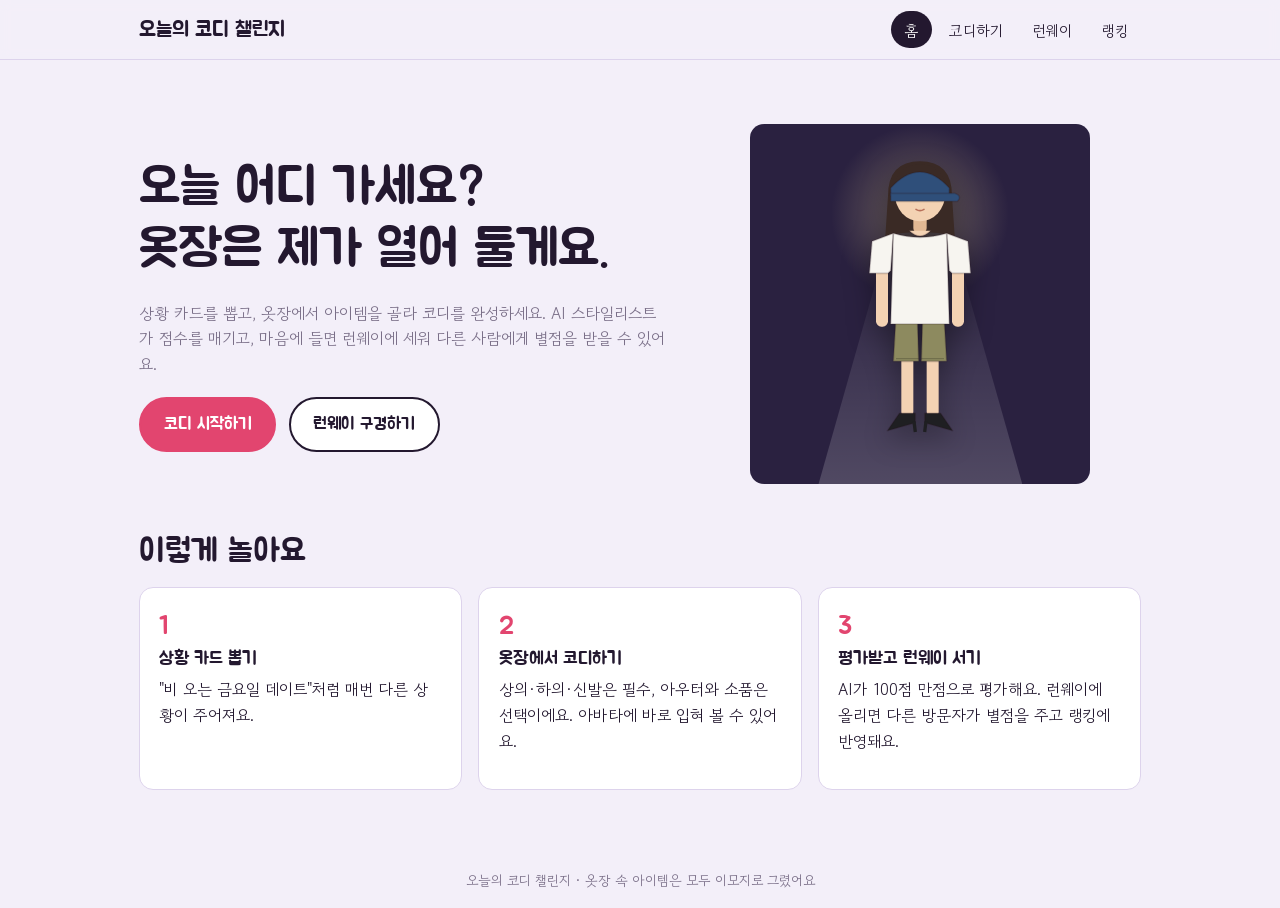
<file: index.html>
<!DOCTYPE html>
<html lang="ko">
<head>
  <meta charset="UTF-8">
  <meta name="viewport" content="width=device-width, initial-scale=1">
  <title>홈 · 오늘의 코디 챌린지</title>
  <meta name="description" content="상황에 맞는 코디를 완성하고 AI 스타일리스트의 평가를 받아 런웨이에 서는 패션 게임">
  <link rel="stylesheet" href="css/style.css">
</head>
<body>
  <header class="nav">
    <div class="nav__inner">
      <a class="nav__brand" href="index.html">오늘의 코디 챌린지</a>
      <nav><ul class="nav__links">
        <li><a href="index.html" aria-current="page">홈</a></li>
        <li><a href="game.html">코디하기</a></li>
        <li><a href="runway.html">런웨이</a></li>
        <li><a href="ranking.html">랭킹</a></li>
      </ul></nav>
    </div>
  </header>
  <main class="wrap">
    <section class="hero">
      <div>
        <h1>오늘 어디 가세요?<br>옷장은 제가 열어 둘게요.</h1>
        <p class="lead">상황 카드를 뽑고, 옷장에서 아이템을 골라 코디를 완성하세요. AI 스타일리스트가 점수를 매기고, 마음에 들면 런웨이에 세워 다른 사람에게 별점을 받을 수 있어요.</p>
        <div class="hero__actions">
          <a class="btn btn--primary" href="game.html">코디 시작하기</a>
          <a class="btn" href="runway.html">런웨이 구경하기</a>
        </div>
      </div>
      <div class="hero__stage">
        <div class="runway-floor" style="width:100%;max-width:340px" id="hero-stage"></div>
      </div>
    </section>

    <section>
      <h2>이렇게 놀아요</h2>
      <div class="steps">
        <div class="panel"><span>1</span><h3>상황 카드 뽑기</h3><p>"비 오는 금요일 데이트"처럼 매번 다른 상황이 주어져요.</p></div>
        <div class="panel"><span>2</span><h3>옷장에서 코디하기</h3><p>상의·하의·신발은 필수, 아우터와 소품은 선택이에요. 아바타에 바로 입혀 볼 수 있어요.</p></div>
        <div class="panel"><span>3</span><h3>평가받고 런웨이 서기</h3><p>AI가 100점 만점으로 평가해요. 런웨이에 올리면 다른 방문자가 별점을 주고 랭킹에 반영돼요.</p></div>
      </div>
    </section>
  </main>
  <footer class="footer">오늘의 코디 챌린지 · 옷장 속 아이템은 모두 이모지로 그렸어요</footer>
  <script src="js/data.js"></script>
  <script>
    // 홈 화면 마네킹: 매번 랜덤 코디를 입혀서 보여줍니다.
    const r = (arr) => arr[Math.floor(Math.random() * arr.length)];
    document.getElementById('hero-stage').innerHTML = renderAvatar({
      top: r(CLOSET.top.items), bottom: r(CLOSET.bottom.items), shoes: r(CLOSET.shoes.items),
      outer: Math.random() > .5 ? r(CLOSET.outer.items) : null, acc: r(CLOSET.acc.items), gender: Math.random() > .5 ? 'm' : 'f',
    });
  </script>
</body>
</html>
</file>
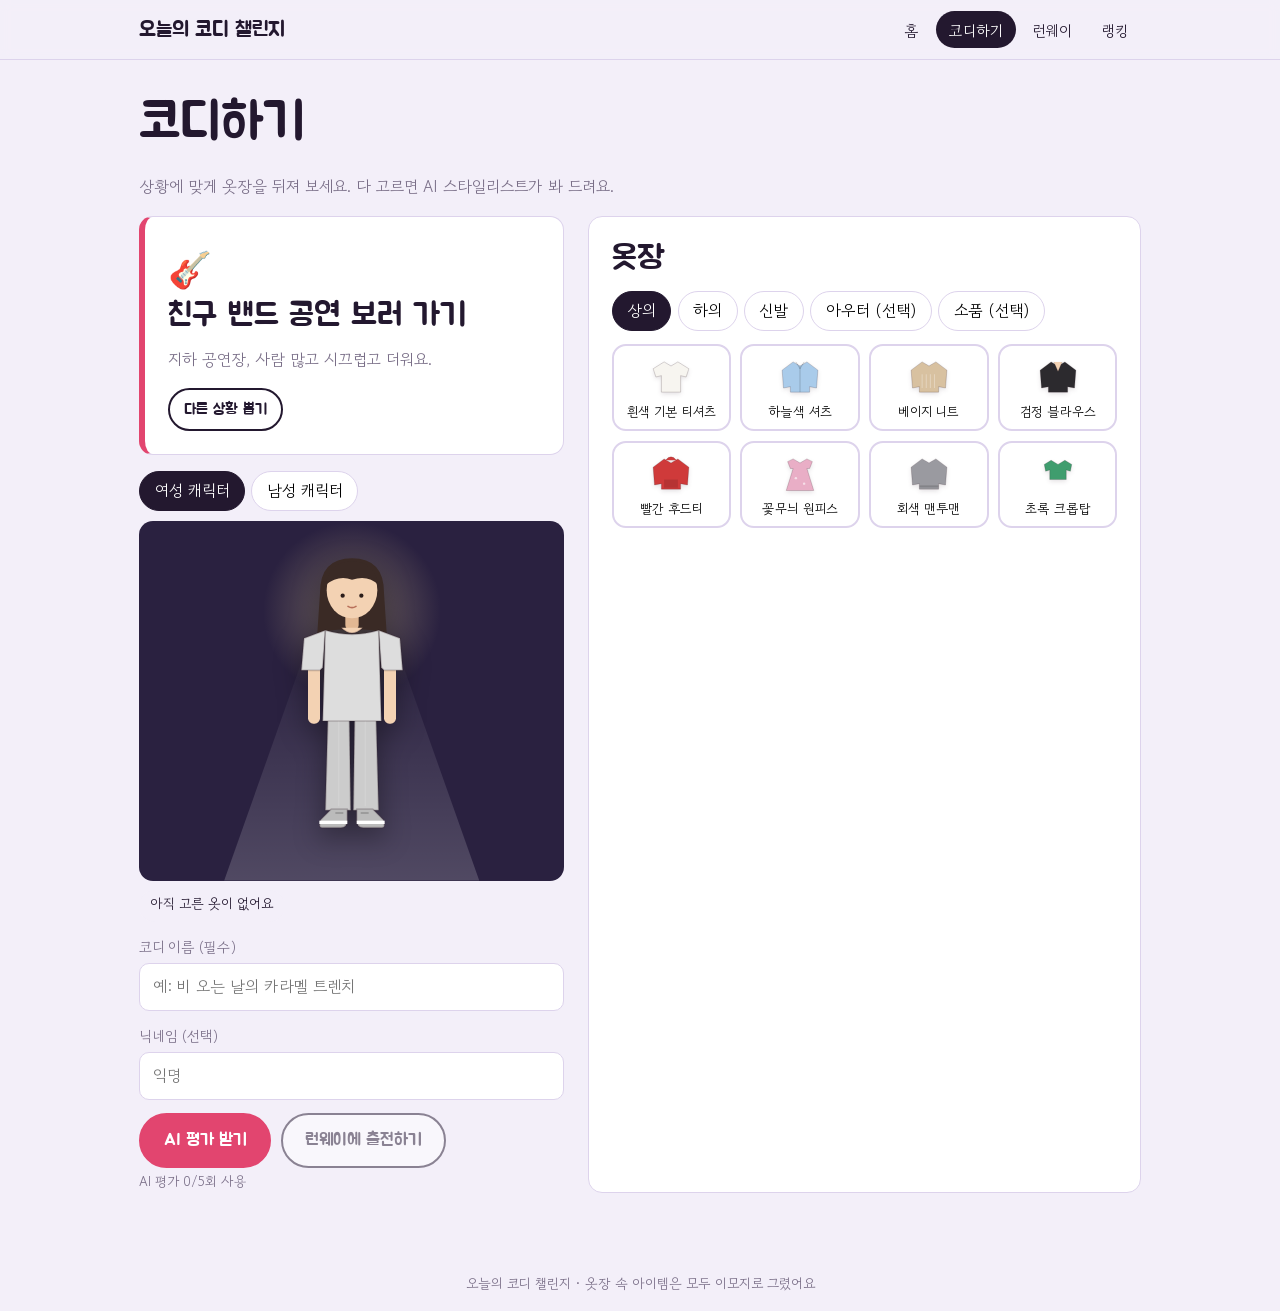
<file: game.html>
<!DOCTYPE html>
<html lang="ko">
<head>
  <meta charset="UTF-8">
  <meta name="viewport" content="width=device-width, initial-scale=1">
  <title>코디하기 · 오늘의 코디 챌린지</title>
  <meta name="description" content="상황에 맞는 코디를 완성하고 AI 스타일리스트의 평가를 받아 런웨이에 서는 패션 게임">
  <link rel="stylesheet" href="css/style.css">
</head>
<body>
  <header class="nav">
    <div class="nav__inner">
      <a class="nav__brand" href="index.html">오늘의 코디 챌린지</a>
      <nav><ul class="nav__links">
        <li><a href="index.html">홈</a></li>
        <li><a href="game.html" aria-current="page">코디하기</a></li>
        <li><a href="runway.html">런웨이</a></li>
        <li><a href="ranking.html">랭킹</a></li>
      </ul></nav>
    </div>
  </header>
  <main class="wrap">
    <h1>코디하기</h1>
    <p class="lead">상황에 맞게 옷장을 뒤져 보세요. 다 고르면 AI 스타일리스트가 봐 드려요.</p>

    <div class="game">
      <section>
        <div class="panel situation">
          <div class="situation__emoji" id="sit-emoji"></div>
          <h2 id="sit-title"></h2>
          <p id="sit-desc" class="lead"></p>
          <button class="btn btn--small" id="new-btn">다른 상황 뽑기</button>
        </div>

        <div class="gender" role="group" aria-label="캐릭터 선택" id="gender">
          <button class="tab" data-gender="f" aria-selected="true">여성 캐릭터</button>
          <button class="tab" data-gender="m" aria-selected="false">남성 캐릭터</button>
        </div>
        <div class="runway-floor" style="margin-top:.6rem" id="stage"></div>
        <div class="summary" id="summary"></div>

        <div class="field">
          <label for="look-name">코디 이름 (필수)</label>
          <input id="look-name" maxlength="30" placeholder="예: 비 오는 날의 카라멜 트렌치">
        </div>
        <div class="field">
          <label for="author">닉네임 (선택)</label>
          <input id="author" maxlength="20" placeholder="익명">
        </div>

        <div class="actions">
          <button class="btn btn--primary" id="eval-btn">AI 평가 받기</button>
          <button class="btn" id="submit-btn" disabled>런웨이에 출전하기</button>
        </div>
        <small class="entry__meta" id="round-info"></small>
        <div class="msg" id="msg" hidden></div>

        <div class="panel verdict" id="verdict" hidden>
          <div class="verdict__score"><span id="v-score"></span><small> / 100</small></div>
          <div class="verdict__fit" id="v-fit"></div>
          <blockquote id="v-comment"></blockquote>
        </div>
      </section>

      <section class="panel closet">
        <h2>옷장</h2>
        <div class="closet__tabs" id="tabs" role="tablist"></div>
        <div class="items" id="items"></div>
      </section>
    </div>
  </main>
  <footer class="footer">오늘의 코디 챌린지 · 옷장 속 아이템은 모두 이모지로 그렸어요</footer>
  <script src="js/data.js"></script>
  <script src="js/api.js"></script>
  <script src="js/game.js"></script>
</body>
</html>
</file>
<file: css/style.css>
/* ===== 오늘의 코디 챌린지 : 공통 스타일 ===== */
@import url('https://fonts.googleapis.com/css2?family=Jua&family=Gowun+Dodum&display=swap');

:root {
  --bg: #f3eff9;        /* 연보라 쇼룸 벽 */
  --paper: #ffffff;
  --ink: #23182f;       /* 짙은 자두색 글자 */
  --muted: #7a6f88;
  --line: #ddd3ec;
  --accent: #e2456f;    /* 라즈베리 */
  --accent-ink: #ffffff;
  --mint: #2f9a8a;
  --gold: #e8b931;
  --runway: #2a2140;    /* 런웨이 바닥 */
  --radius: 14px;
  --font-display: 'Jua', 'Gowun Dodum', sans-serif;
  --font-body: 'Gowun Dodum', 'Apple SD Gothic Neo', 'Malgun Gothic', sans-serif;
}

* { box-sizing: border-box; }
html { scroll-behavior: smooth; }
body {
  margin: 0;
  font-family: var(--font-body);
  color: var(--ink);
  background: var(--bg);
  line-height: 1.6;
}
h1, h2, h3 { font-family: var(--font-display); font-weight: 400; margin: 0 0 .4em; line-height: 1.2; }
h1 { font-size: clamp(2rem, 5vw, 3.2rem); }
h2 { font-size: clamp(1.4rem, 3vw, 2rem); }
h3 { font-size: 1.15rem; }
p { margin: 0 0 1em; }
a { color: inherit; }
button { font: inherit; cursor: pointer; }
:focus-visible { outline: 3px solid var(--accent); outline-offset: 2px; }

/* ---- 네비게이션 ---- */
.nav {
  position: sticky; top: 0; z-index: 10;
  background: rgba(243, 239, 249, .92);
  backdrop-filter: blur(6px);
  border-bottom: 1px solid var(--line);
}
.nav__inner {
  max-width: 1040px; margin: 0 auto; padding: .7rem 1.2rem;
  display: flex; align-items: center; justify-content: space-between; gap: 1rem;
}
.nav__brand { font-family: var(--font-display); font-size: 1.3rem; text-decoration: none; }
.nav__links { display: flex; gap: .25rem; list-style: none; margin: 0; padding: 0; }
.nav__links a {
  display: block; padding: .4rem .8rem; border-radius: 999px; text-decoration: none; font-size: .95rem;
}
.nav__links a:hover { background: var(--line); }
.nav__links a[aria-current="page"] { background: var(--ink); color: #fff; }

/* ---- 레이아웃 ---- */
.wrap { max-width: 1040px; margin: 0 auto; padding: 2rem 1.2rem 4rem; }
.lead { color: var(--muted); max-width: 60ch; }
.panel { background: var(--paper); border: 1px solid var(--line); border-radius: var(--radius); padding: 1.4rem; }

/* ---- 버튼 ---- */
.btn {
  display: inline-flex; align-items: center; justify-content: center; gap: .4rem;
  padding: .75rem 1.4rem; border-radius: 999px; border: 2px solid var(--ink);
  background: var(--paper); color: var(--ink); text-decoration: none; font-family: var(--font-display); font-size: 1.05rem;
  transition: transform .12s ease, background .12s ease;
}
.btn:hover { transform: translateY(-1px); }
.btn:disabled { opacity: .5; cursor: not-allowed; transform: none; }
.btn--primary { background: var(--accent); border-color: var(--accent); color: var(--accent-ink); }
.btn--small { padding: .45rem .9rem; font-size: .95rem; }

/* ---- 홈 ---- */
.hero { display: grid; grid-template-columns: 1.2fr 1fr; gap: 2rem; align-items: center; padding: 2rem 0 3rem; }
.hero__actions { display: flex; gap: .8rem; flex-wrap: wrap; margin-top: 1.2rem; }
.hero__stage { display: flex; justify-content: center; }
.steps { display: grid; grid-template-columns: repeat(3, 1fr); gap: 1rem; margin-top: 1rem; }
.steps .panel { padding: 1.2rem; }
.steps .panel span { font-family: var(--font-display); color: var(--accent); font-size: 1.6rem; display: block; }

/* ---- 런웨이 바닥 (공통 장식) ---- */
.runway-floor {
  background: var(--runway); border-radius: var(--radius); padding: 1.5rem 1rem 1rem;
  display: flex; justify-content: center; align-items: flex-end; min-height: 300px; position: relative; overflow: hidden;
}
.runway-floor::before {
  content: ""; position: absolute; inset: auto 20% 0; height: 70%;
  background: linear-gradient(to top, rgba(255,255,255,.18), transparent);
  clip-path: polygon(0 100%, 100% 100%, 65% 0, 35% 0);
}
.runway-floor::after {
  content: ""; position: absolute; left: 50%; top: 0; width: 180px; height: 180px; transform: translateX(-50%);
  background: radial-gradient(circle, rgba(255,230,160,.35), transparent 70%);
}
.avatar { position: relative; z-index: 1; width: 160px; height: auto; filter: drop-shadow(0 10px 14px rgba(0,0,0,.4)); }
.avatar--walk { animation: walk .9s ease-out; }
@keyframes walk { from { transform: translateY(120px) scale(.6); opacity: 0; } to { transform: none; opacity: 1; } }
@media (prefers-reduced-motion: reduce) { .avatar--walk { animation: none; } .btn:hover { transform: none; } }

/* ---- 코디하기 ---- */
.game { display: grid; grid-template-columns: 1fr 1.3fr; gap: 1.5rem; }
.situation { border-left: 6px solid var(--accent); }
.situation__emoji { font-size: 2.2rem; }
.closet__tabs { display: flex; gap: .4rem; flex-wrap: wrap; margin-bottom: .8rem; }
.tab {
  padding: .4rem .9rem; border-radius: 999px; border: 1px solid var(--line); background: var(--paper);
}
.tab[aria-selected="true"] { background: var(--ink); color: #fff; border-color: var(--ink); }
.items { display: grid; grid-template-columns: repeat(auto-fill, minmax(96px, 1fr)); gap: .6rem; }
.item {
  border: 2px solid var(--line); border-radius: var(--radius); background: var(--paper);
  padding: .6rem .3rem; text-align: center; font-size: .82rem; line-height: 1.3;
}
.item__icon { display: block; margin: 0 auto .2rem; width: 44px; height: 44px; }
.item__icon svg { display: block; filter: drop-shadow(0 2px 2px rgba(40,20,30,.12)); }
.item[aria-pressed="true"] { border-color: var(--accent); background: #fff0f4; }
.summary { display: flex; flex-wrap: wrap; gap: .4rem; margin: .6rem 0; min-height: 2rem; }
.chip { background: var(--bg); border-radius: 999px; padding: .2rem .7rem; font-size: .85rem; }
.field { margin: .8rem 0; }
.field label { display: block; font-size: .9rem; color: var(--muted); margin-bottom: .3rem; }
.field input {
  width: 100%; padding: .65rem .8rem; border-radius: 10px; border: 1px solid var(--line); font: inherit; background: var(--paper);
}
.actions { display: flex; gap: .6rem; flex-wrap: wrap; margin-top: .8rem; }

.gender { display: flex; gap: .4rem; margin-top: 1rem; }

/* ---- 메시지 / 상태 ---- */
.msg { border-radius: 10px; padding: .7rem .9rem; margin-top: .8rem; font-size: .95rem; }
.msg--error { background: #ffe9ee; color: #8a1f3d; border: 1px solid #f3b5c6; }
.msg--info { background: #e6f5f2; color: #1d5f55; border: 1px solid #a9ddd3; }
.msg[hidden] { display: none; }
.spinner { display: inline-block; width: 18px; height: 18px; border: 3px solid var(--line); border-top-color: var(--accent); border-radius: 50%; animation: spin .8s linear infinite; vertical-align: middle; }
@keyframes spin { to { transform: rotate(360deg); } }

/* ---- AI 결과 ---- */
.verdict { margin-top: 1rem; border: 2px dashed var(--line); }
.verdict__score { font-family: var(--font-display); font-size: 3rem; color: var(--accent); line-height: 1; }
.verdict__score small { font-size: 1rem; color: var(--muted); }
.verdict__fit { color: var(--mint); font-family: var(--font-display); }
.verdict blockquote { margin: .6rem 0 0; padding-left: .9rem; border-left: 3px solid var(--accent); color: var(--ink); }

/* ---- 런웨이 ---- */
.entries { display: grid; grid-template-columns: repeat(auto-fill, minmax(230px, 1fr)); gap: 1rem; margin-top: 1rem; }
.entry { display: flex; flex-direction: column; gap: .5rem; }
.entry .runway-floor { min-height: 190px; padding-top: .8rem; }
.entry .avatar { width: 100px; }
.entry__title { font-family: var(--font-display); font-size: 1.15rem; }
.entry__meta { color: var(--muted); font-size: .85rem; }
.stars { display: flex; gap: .15rem; }
.star { background: none; border: 0; font-size: 1.5rem; padding: 0; line-height: 1; color: #cfc6dc; }
.star.on, .star:hover, .star:hover ~ .star { color: var(--gold); }
.stars:hover .star { color: var(--gold); }
.stars:hover .star:hover ~ .star { color: #cfc6dc; }
.stars[data-done="1"] .star { pointer-events: none; }
.empty { text-align: center; color: var(--muted); padding: 3rem 1rem; }

/* ---- 랭킹 ---- */
.rank-table { width: 100%; border-collapse: collapse; background: var(--paper); border-radius: var(--radius); overflow: hidden; }
.rank-table th, .rank-table td { padding: .8rem .7rem; text-align: left; border-bottom: 1px solid var(--line); }
.rank-table th { background: var(--bg); font-weight: normal; color: var(--muted); font-size: .9rem; }
.rank-table td:first-child { font-family: var(--font-display); font-size: 1.3rem; width: 3rem; }
.rank-table tr:nth-child(-n+3) td:first-child { color: var(--accent); }
.table-scroll { overflow-x: auto; }
.rank-how { margin-top: 1rem; }

/* ---- 푸터 ---- */
.footer { text-align: center; color: var(--muted); font-size: .85rem; padding: 1rem; }

/* ---- 반응형 ---- */
@media (max-width: 860px) {
  .game, .hero { grid-template-columns: 1fr; }
  .steps { grid-template-columns: 1fr; }
  .hero { padding-top: 1rem; }
}
@media (max-width: 560px) {
  .nav__inner { flex-direction: column; align-items: flex-start; gap: .4rem; }
  .nav__links a { padding: .35rem .6rem; font-size: .9rem; }
  .wrap { padding: 1.2rem .9rem 3rem; }
  .items { grid-template-columns: repeat(3, 1fr); }
  .verdict__score { font-size: 2.4rem; }
}
</file>
